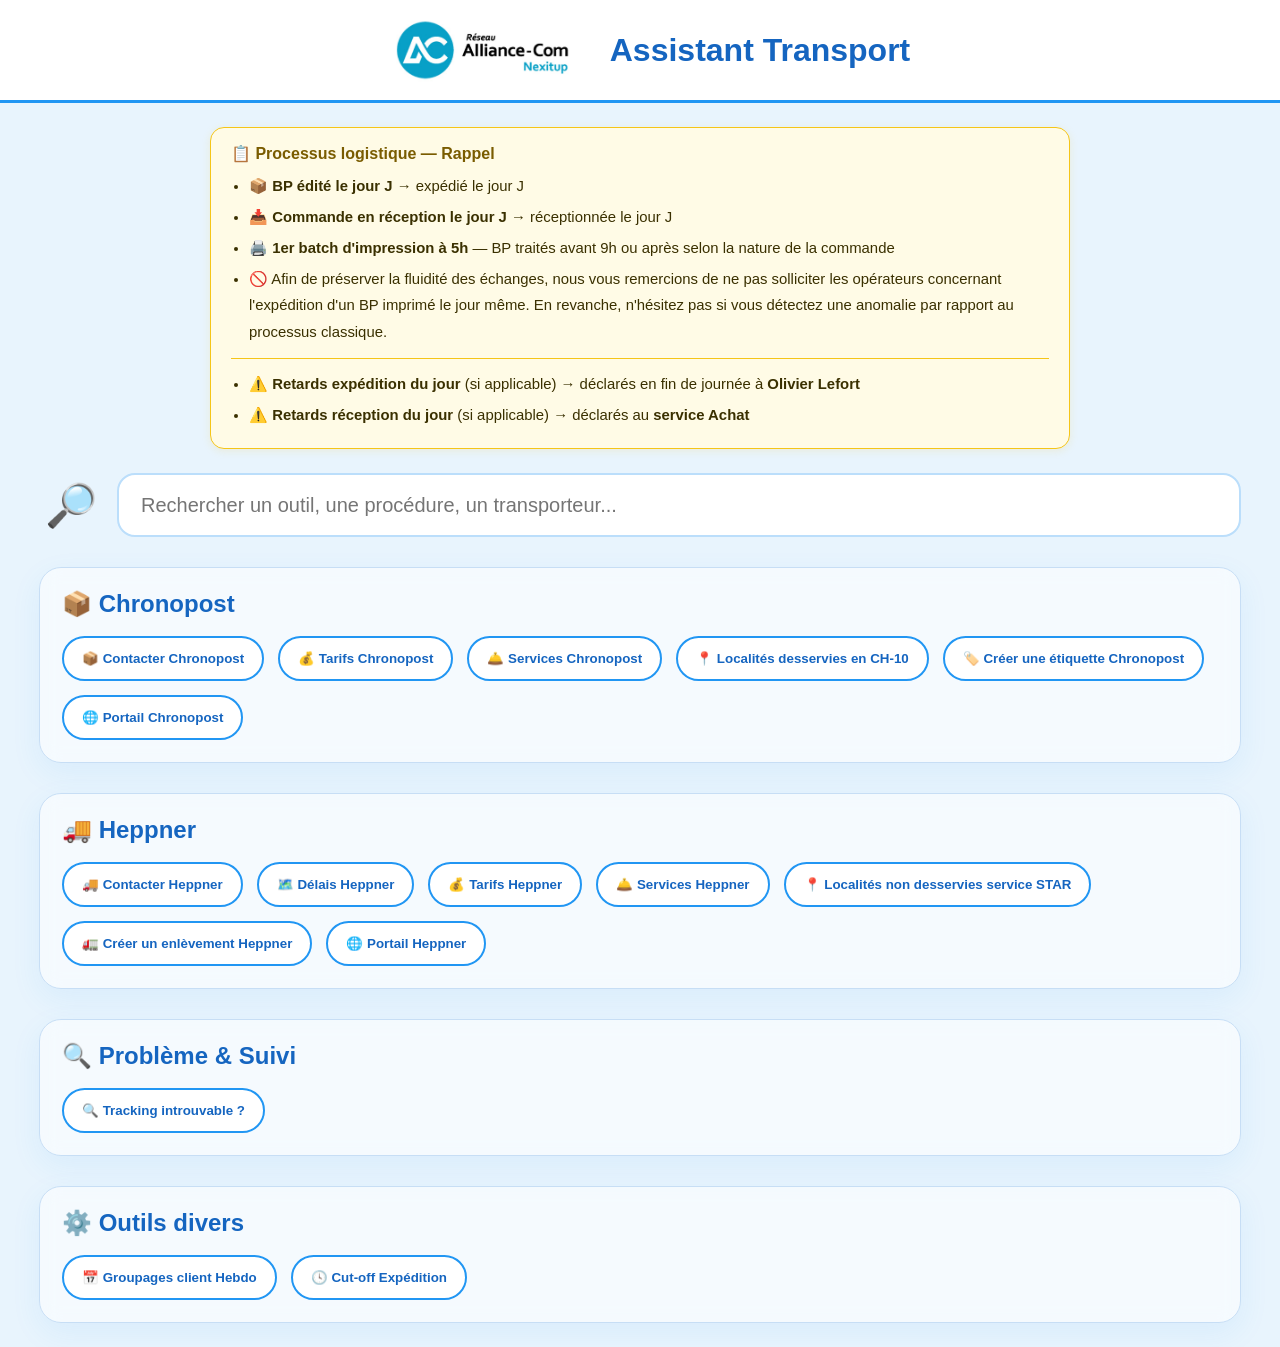
<file: index.html>
<!DOCTYPE html>
<html lang="fr">
<head>
  <meta charset="UTF-8">
  <meta name="viewport" content="width=device-width, initial-scale=1.0">
  <title>AC NEXITUP — Assistant Transport</title>
  <link rel="stylesheet" href="style.css">
</head>

<body>

  <header>
    <img src="logo ac nexitup.png" alt="AC NEXITUP">
    <h1>Assistant Transport</h1>
  </header>

  <main>

    <!-- BOUTON ADMIN CACHE -->
    <div id="zone-admin-cache"></div>

    <!-- PANNEAU ADMIN -->
    <div id="adminPanel" class="admin-panel">
      <div class="admin-box">
        <div class="admin-header">
          <h2>⚙️ Administration</h2>
          <button id="closeAdmin">✕</button>
        </div>
        <div class="admin-content">

          <label>📦 Contact Chronopost</label>
          <textarea id="adminChronopost"></textarea>

          <label>💰 Tarifs Chronopost</label>
          <textarea id="adminTarifsChronopost"></textarea>

          <label>🛎️ Services Chronopost</label>
          <textarea id="adminServicesChronopost"></textarea>

          <label>🏷️ Créer une étiquette Chronopost</label>
          <textarea id="adminEtiquetteChronopost"></textarea>

          <label>🚚 Contact Heppner</label>
          <textarea id="adminHeppner"></textarea>

          <label>💰 Tarifs Heppner</label>
          <textarea id="adminTarifsHeppner"></textarea>

          <label>🛎️ Services Heppner</label>
          <textarea id="adminServicesHeppner"></textarea>

          <label>🔍 Tracking introuvable</label>
          <textarea id="adminTracking"></textarea>

          <button id="saveAdmin">💾 Sauvegarder les modifications</button>

        </div>
      </div>
    </div>

    
    <!-- BULLE INFO PROCESSUS LOGISTIQUE -->
<div class="bulle-info">
  <div class="bulle-titre">📋 Processus logistique — Rappel</div>
  <ul>
    <li>📦 <strong>BP édité le jour J</strong> → expédié le jour J</li>
    <li>📥 <strong>Commande en réception le jour J</strong> → réceptionnée le jour J</li>
    <li>🖨️ <strong>1er batch d'impression à 5h</strong> — BP traités avant 9h ou après selon la nature de la commande</li>
    <li>🚫 Afin de préserver la fluidité des échanges, nous vous remercions de ne pas solliciter les opérateurs concernant l'expédition d'un BP imprimé le jour même.
En revanche, n'hésitez pas si vous détectez une anomalie par rapport au processus classique.
  </ul>
  <hr class="bulle-separateur">
  <ul>
    <li>⚠️ <strong>Retards expédition du jour</strong> (si applicable) → déclarés en fin de journée à <strong>Olivier Lefort</strong></li>
    <li>⚠️ <strong>Retards réception du jour</strong> (si applicable) → déclarés au <strong>service Achat</strong></li>
  </ul>
</div>
    
    <!-- BARRE DE RECHERCHE -->
    <section class="search-section">
      <form id="searchForm">
        <div class="search-box">
          <div class="search-icon">🔎</div>
          <input
            type="text"
            id="searchInput"
            placeholder="Rechercher un outil, une procédure, un transporteur..."
          >
        </div>
      </form>
    </section>

    <div id="suggestions">

     <!-- CHRONOPOST -->
      <div class="categorie">
        <h2>📦 Chronopost</h2>
        <div class="buttons-grid">
          <button class="suggestion" data-cle="chronopost" data-box="chronopost-reponse">
              📦 Contacter Chronopost
          </button>
          <button class="suggestion" data-cle="tarifs_chronopost" data-box="chronopost-reponse">
              💰 Tarifs Chronopost
          </button>
          <button class="suggestion" data-cle="services_chronopost" data-box="chronopost-reponse">
              🛎️ Services Chronopost
          </button>
          <button class="suggestion" data-cle="localites_chronopost" data-box="chronopost-reponse">
              📍 Localités desservies en CH-10
          </button>
          <button class="suggestion" data-cle="etiquette_chronopost" data-box="chronopost-reponse">
              🏷️ Créer une étiquette Chronopost
          </button>
          <button class="suggestion" data-cle="portail_chronopost" data-box="chronopost-reponse">
              🌐 Portail Chronopost
          </button>
        </div>
        <div class="reponse-box" id="chronopost-reponse"></div>
      </div>

      <!-- HEPPNER -->
      <div class="categorie">
        <h2>🚚 Heppner</h2>
        <div class="buttons-grid">
          <button class="suggestion" data-cle="heppner" data-box="heppner-reponse">
            🚚 Contacter Heppner
          </button>
          <button class="suggestion" data-cle="delais" data-box="heppner-reponse">
            🗺️ Délais Heppner
          </button>
          <button class="suggestion" data-cle="tarifs_heppner" data-box="heppner-reponse">
            💰 Tarifs Heppner
          </button>
          <button class="suggestion" data-cle="services_heppner" data-box="heppner-reponse">
            🛎️ Services Heppner
          </button>
          <button class="suggestion" data-cle="localites_heppner" data-box="heppner-reponse">
            📍 Localités non desservies service STAR
          </button>
          <button class="suggestion" data-cle="enlevement_heppner" data-box="heppner-reponse">
            🚛 Créer un enlèvement Heppner
          </button>
          <button class="suggestion" data-cle="portail_heppner" data-box="heppner-reponse">
            🌐 Portail Heppner
          </button>
        </div>
        <div class="reponse-box" id="heppner-reponse"></div>
      </div>

      <!-- SAV -->
      <div class="categorie">
        <h2>🔍 Problème & Suivi</h2>
        <div class="buttons-grid">
          <button class="suggestion" data-cle="tracking" data-box="sav-reponse">
            🔍 Tracking introuvable ?
          </button>
        </div>
        <div class="reponse-box" id="sav-reponse"></div>
      </div>

      <!-- OUTILS -->
      <div class="categorie">
        <h2>⚙️ Outils divers</h2>
        <div class="buttons-grid">
          <button class="suggestion" data-cle="groupage" data-box="outils-reponse">
            📅 Groupages client Hebdo
          </button>
          <button class="suggestion" data-cle="cut" data-box="outils-reponse">
            🕓 Cut-off Expédition
          </button>
        </div>
        <div class="reponse-box" id="outils-reponse"></div>
      </div>

    </div>

  </main>

  <script src="bot.js" defer></script>

</body>
</html>
</file>
<file: style.css>
* {
  box-sizing: border-box;
  margin: 0;
  padding: 0;
}

body {
  font-family: 'Segoe UI', sans-serif;
  background: #e8f4fd;
  display: flex;
  flex-direction: column;
  align-items: center;
  min-height: 100vh;
}

header {
  background: #ffffff;
  border-bottom: 3px solid #2196F3;
  width: 100%;
  text-align: center;
  padding: 10px 20px;
  display: flex;
  flex-direction: row;
  align-items: center;
  justify-content: center;
  gap: 20px;
  line-height: 1;
}

header img {
  width: 220px;
}

header h1 {
  color: #1565C0;
  font-size: 32px;
}

main {
  width: 100%;
  max-width: 1250px;
  padding: 24px;
}

.search-section {
  margin-bottom: 30px;
}

.search-box {
  display: flex;
  align-items: center;
  gap: 14px;
}

.search-icon {
  width: 64px;
  height: 64px;
  display: flex;
  align-items: center;
  justify-content: center;
  font-size: 42px;
  color: #2196F3;
  flex-shrink: 0;
}

#searchInput {
  width: 100%;
  flex: 1;
  height: 64px;
  padding: 0 22px;
  border-radius: 18px;
  border: 2px solid #BBDEFB;
  font-size: 20px;
  outline: none;
  transition: 0.25s;
  background: white;
}

#searchInput:focus {
  border-color: #2196F3;
  box-shadow: 0 0 0 5px rgba(33,150,243,0.12);
}

#suggestions {
  display: flex;
  flex-direction: column;
  gap: 30px;
}

.categorie {
  background: rgba(255,255,255,0.55);
  backdrop-filter: blur(10px);
  padding: 22px;
  border-radius: 22px;
  border: 1px solid #c7def5;
  box-shadow: 0 10px 30px rgba(33,150,243,0.08);
}

.categorie h2 {
  color: #1565C0;
  font-size: 24px;
  margin-bottom: 18px;
}

.buttons-grid {
  display: flex;
  flex-wrap: wrap;
  gap: 14px;
}

button.suggestion {
  background: white;
  color: #1565C0;
  border: 2px solid #2196F3;
  border-radius: 24px;
  padding: 13px 18px;
  cursor: pointer;
  font-weight: 600;
  transition: 0.25s;
  transform: scale(1);
}

button.suggestion:hover {
  transform: translateY(-2px);
  box-shadow: 0 8px 18px rgba(33,150,243,0.18);
}

button.suggestion:active {
  transform: scale(0.97);
}

button.suggestion.actif {
  background: #2196F3;
  color: white;
  box-shadow: 0 10px 22px rgba(33,150,243,0.25);
}

.reponse-box {
  background: white;
  border-radius: 18px;
  padding: 22px;
  border: 1px solid #BBDEFB;
  display: none;
  margin-top: 20px;
  overflow: hidden;
  white-space: pre-line;
  line-height: 1.7;
  opacity: 0;
  transform: translateY(10px);
  transition:
    opacity 0.25s ease,
    transform 0.25s ease;
}

.reponse-box.visible {
  opacity: 1;
  transform: translateY(0);
}

.titre-carte {
  color: #1565C0;
  margin-bottom: 18px;
}

.carte-iframe {
  width: 100%;
  height: 900px;
  border: none;
  border-radius: 14px;
}

.groupage-image {
  width: 100%;
  max-width: 1000px;
  display: block;
  margin: auto;
  border-radius: 12px;
}

.cutoff-image {
  width: 68% !important;
  max-width: 600px !important;
  height: auto !important;
  display: block;
  margin: 15px auto;
  border-radius: 12px;
  object-fit: contain;
}

/* =========================================
   ADMIN CACHE
========================================= */

#zone-admin-cache {
  position: fixed;
  top: 0;
  right: 0;
  width: 18px;
  height: 18px;
  z-index: 9999;
}

.admin-panel {
  position: fixed;
  inset: 0;
  background: rgba(0,0,0,0.45);
  display: none;
  align-items: center;
  justify-content: center;
  z-index: 10000;
  padding: 20px;
}

.admin-panel.visible {
  display: flex;
}

.admin-box {
  width: 100%;
  max-width: 900px;
  background: white;
  border-radius: 24px;
  padding: 24px;
  box-shadow: 0 20px 50px rgba(0,0,0,0.2);
  max-height: 90vh;
  overflow-y: auto;
}

.admin-header {
  display: flex;
  justify-content: space-between;
  align-items: center;
  margin-bottom: 20px;
}

.admin-header h2 {
  color: #1565C0;
}

#closeAdmin {
  border: none;
  background: #f1f1f1;
  width: 42px;
  height: 42px;
  border-radius: 50%;
  cursor: pointer;
  font-size: 18px;
}

.admin-content {
  display: flex;
  flex-direction: column;
  gap: 18px;
}

.admin-content label {
  font-weight: 700;
  color: #1565C0;
}

.admin-content textarea {
  min-height: 180px;
  border: 2px solid #BBDEFB;
  border-radius: 18px;
  padding: 18px;
  resize: vertical;
  font-family: inherit;
  font-size: 15px;
  outline: none;
}

.admin-content textarea:focus {
  border-color: #2196F3;
}

#saveAdmin {
  background: #2196F3;
  color: white;
  border: none;
  border-radius: 18px;
  padding: 18px;
  font-size: 16px;
  font-weight: 700;
  cursor: pointer;
  transition: 0.25s;
}

#saveAdmin:hover {
  transform: translateY(-2px);
  box-shadow: 0 8px 18px rgba(33,150,243,0.18);
}

@media screen and (max-width: 768px) {

  header {
    flex-direction: column;
  }

  .buttons-grid {
    flex-direction: column;
  }

  button.suggestion {
    width: 100%;
  }

  .carte-iframe {
    height: 500px;
  }

  .cutoff-image {
    width: 100% !important;
    max-width: 95% !important;
  }

  .admin-box {
    padding: 18px;
  }
}
.btn-lien {
  display: inline-block;
  padding: 12px 22px;
  margin-top: 15px;
  background: #0d6efd;
  color: #fff;
  text-decoration: none;
  border-radius: 12px;
  font-weight: 600;
  transition: all 0.2s ease;
}

.btn-lien:hover {
  opacity: 0.9;
  transform: translateY(-2px);
}

.bulle-info {
  background-color: #fffbe6;
  border: 1.5px solid #f5c518;
  border-radius: 14px;
  padding: 16px 20px;
  margin: 0 auto 24px auto;
  max-width: 860px;
  font-size: 0.93rem;
  color: #3a3000;
  box-shadow: 0 2px 8px rgba(245, 197, 24, 0.15);
}

.bulle-titre {
  font-weight: 700;
  font-size: 1rem;
  margin-bottom: 10px;
  color: #7a5c00;
}

.bulle-info ul {
  margin: 0;
  padding-left: 18px;
  line-height: 1.8;
}

.bulle-info li {
  margin-bottom: 4px;
}

.bulle-separateur {
  border: none;
  border-top: 1px solid #f5c518;
  margin: 12px 0;
}
</file>
